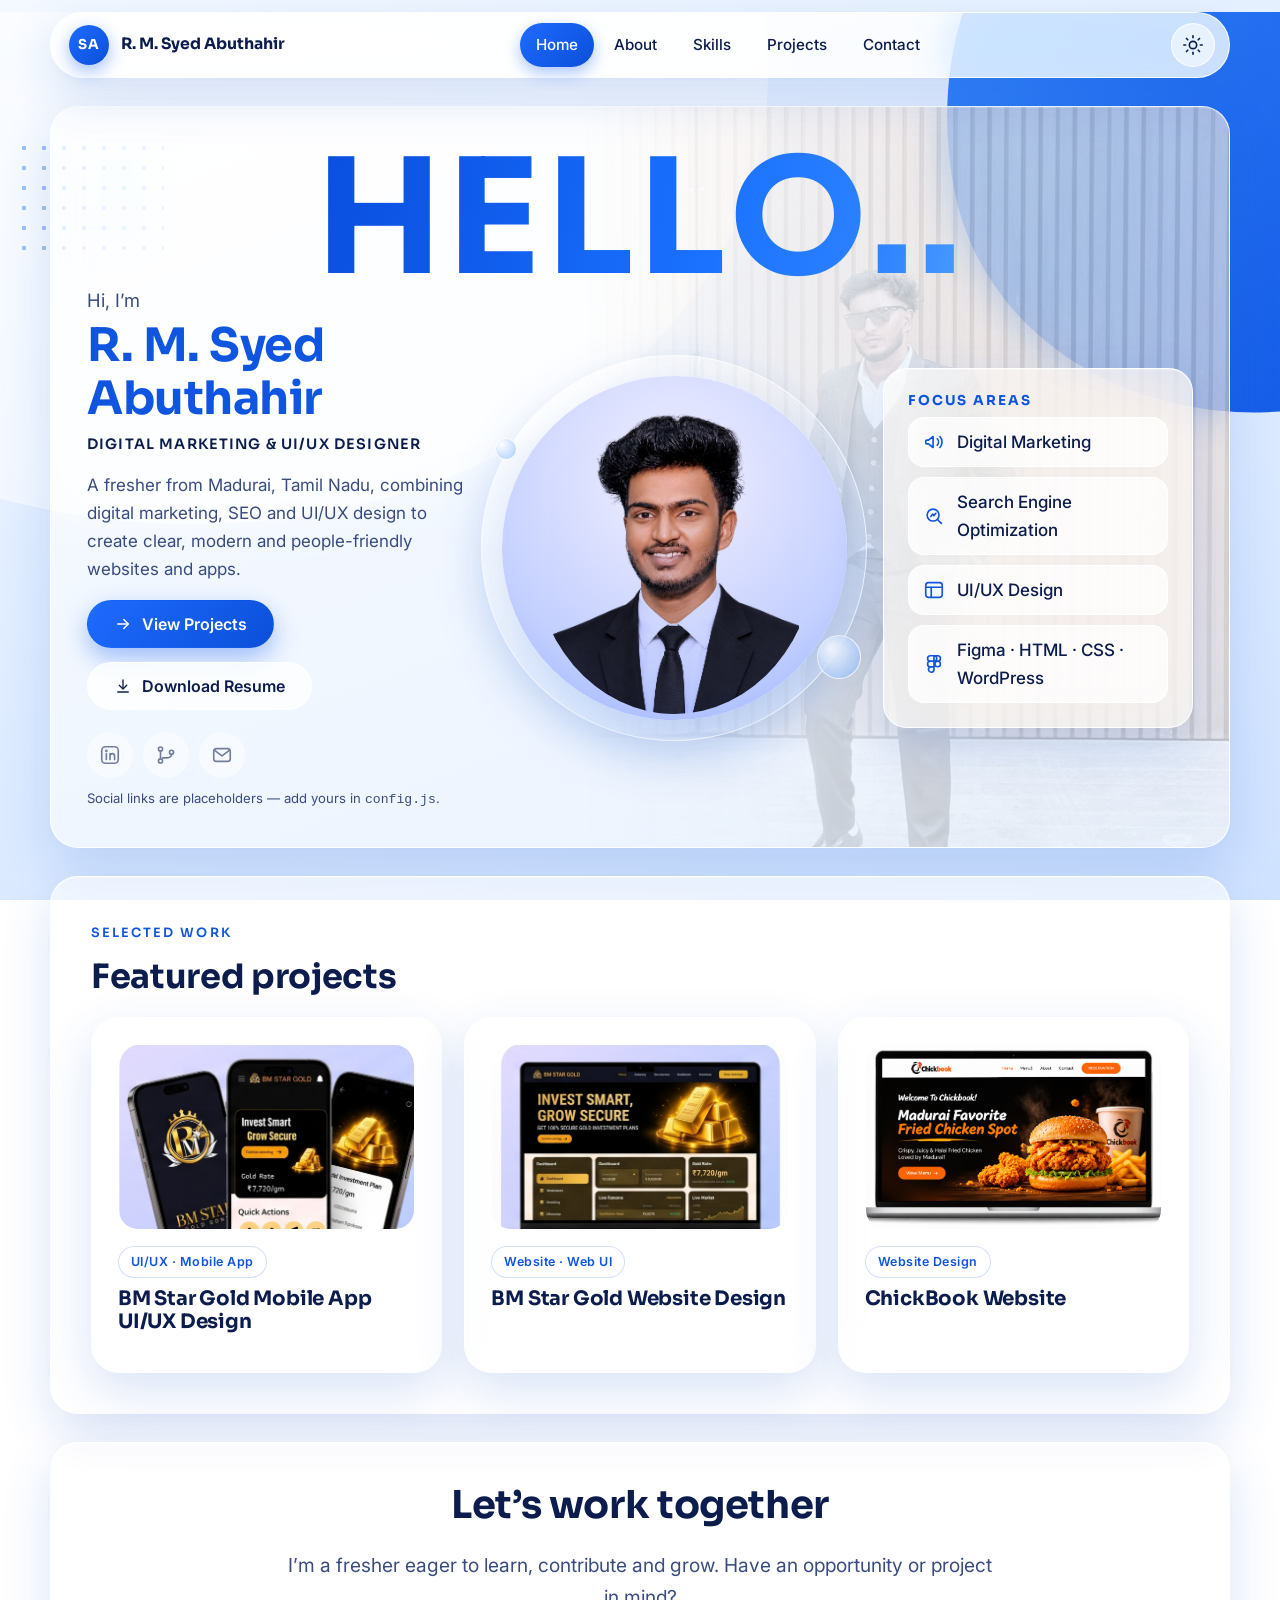
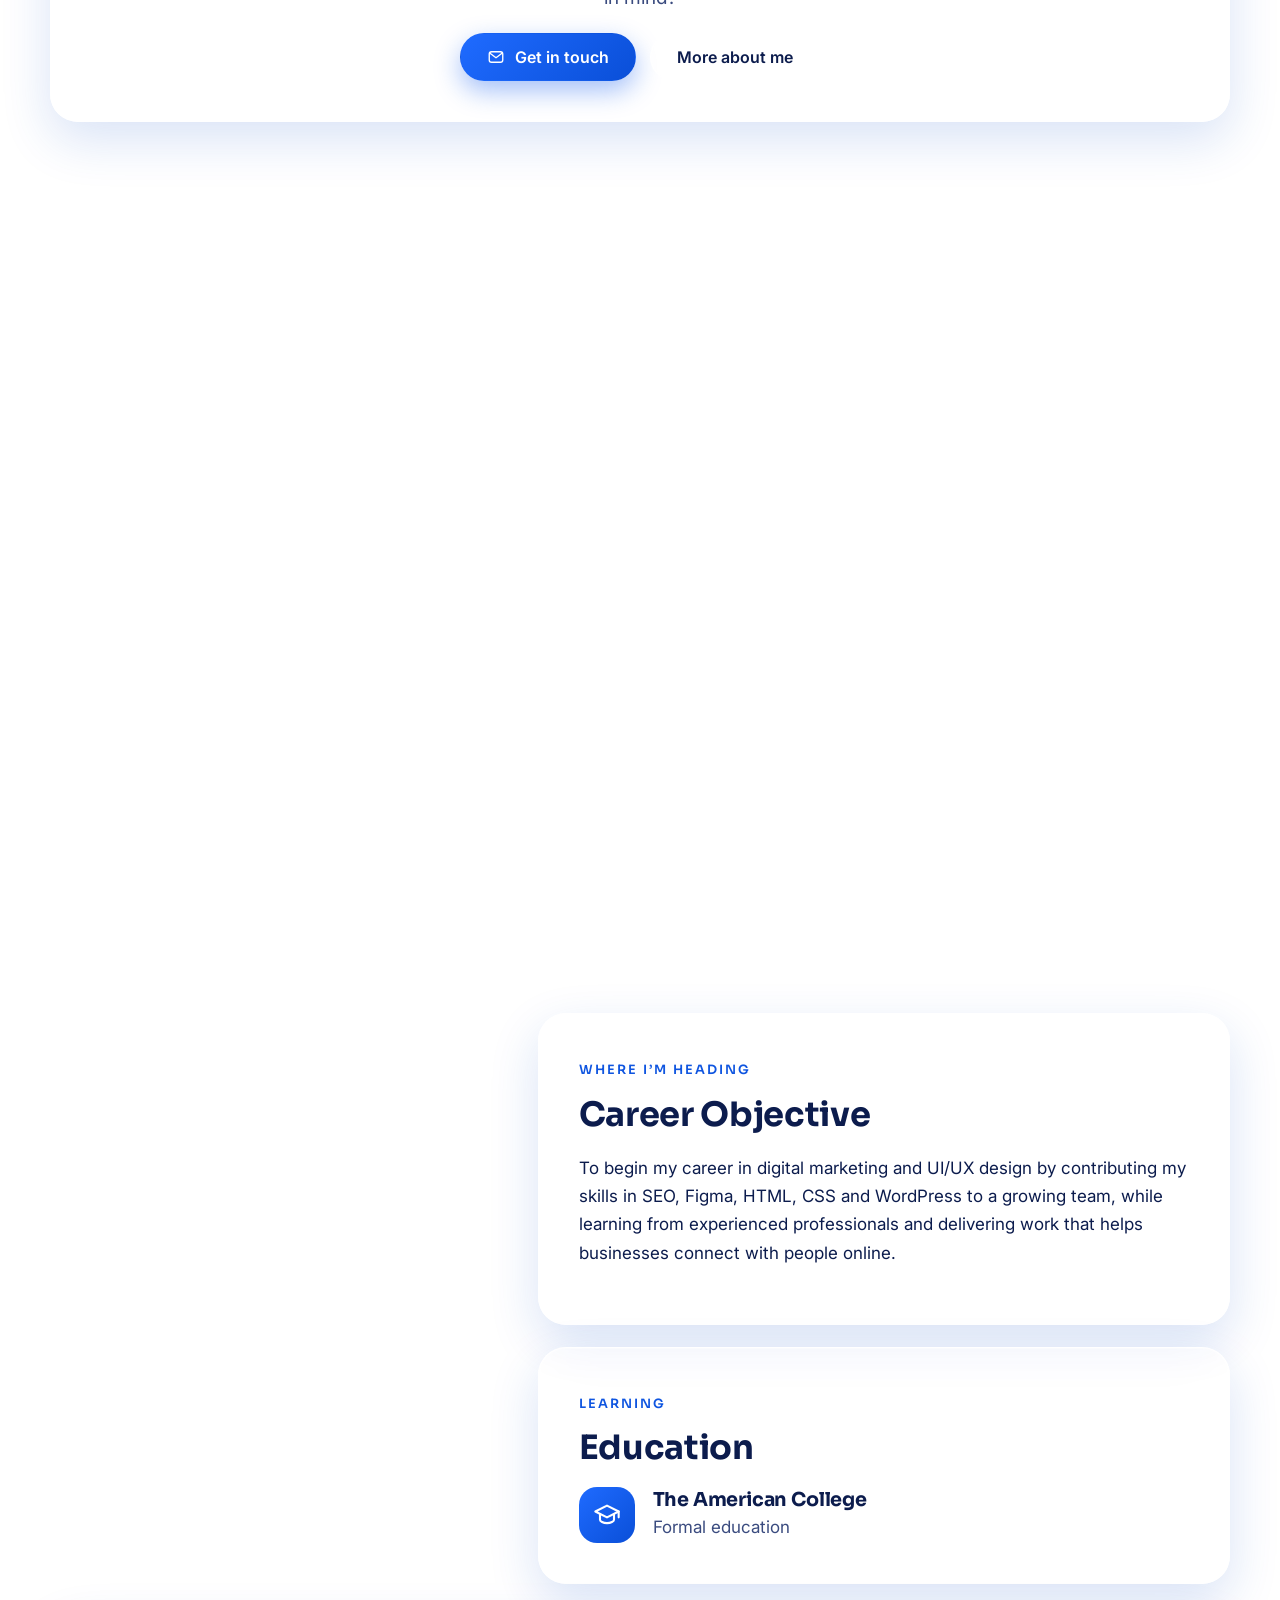
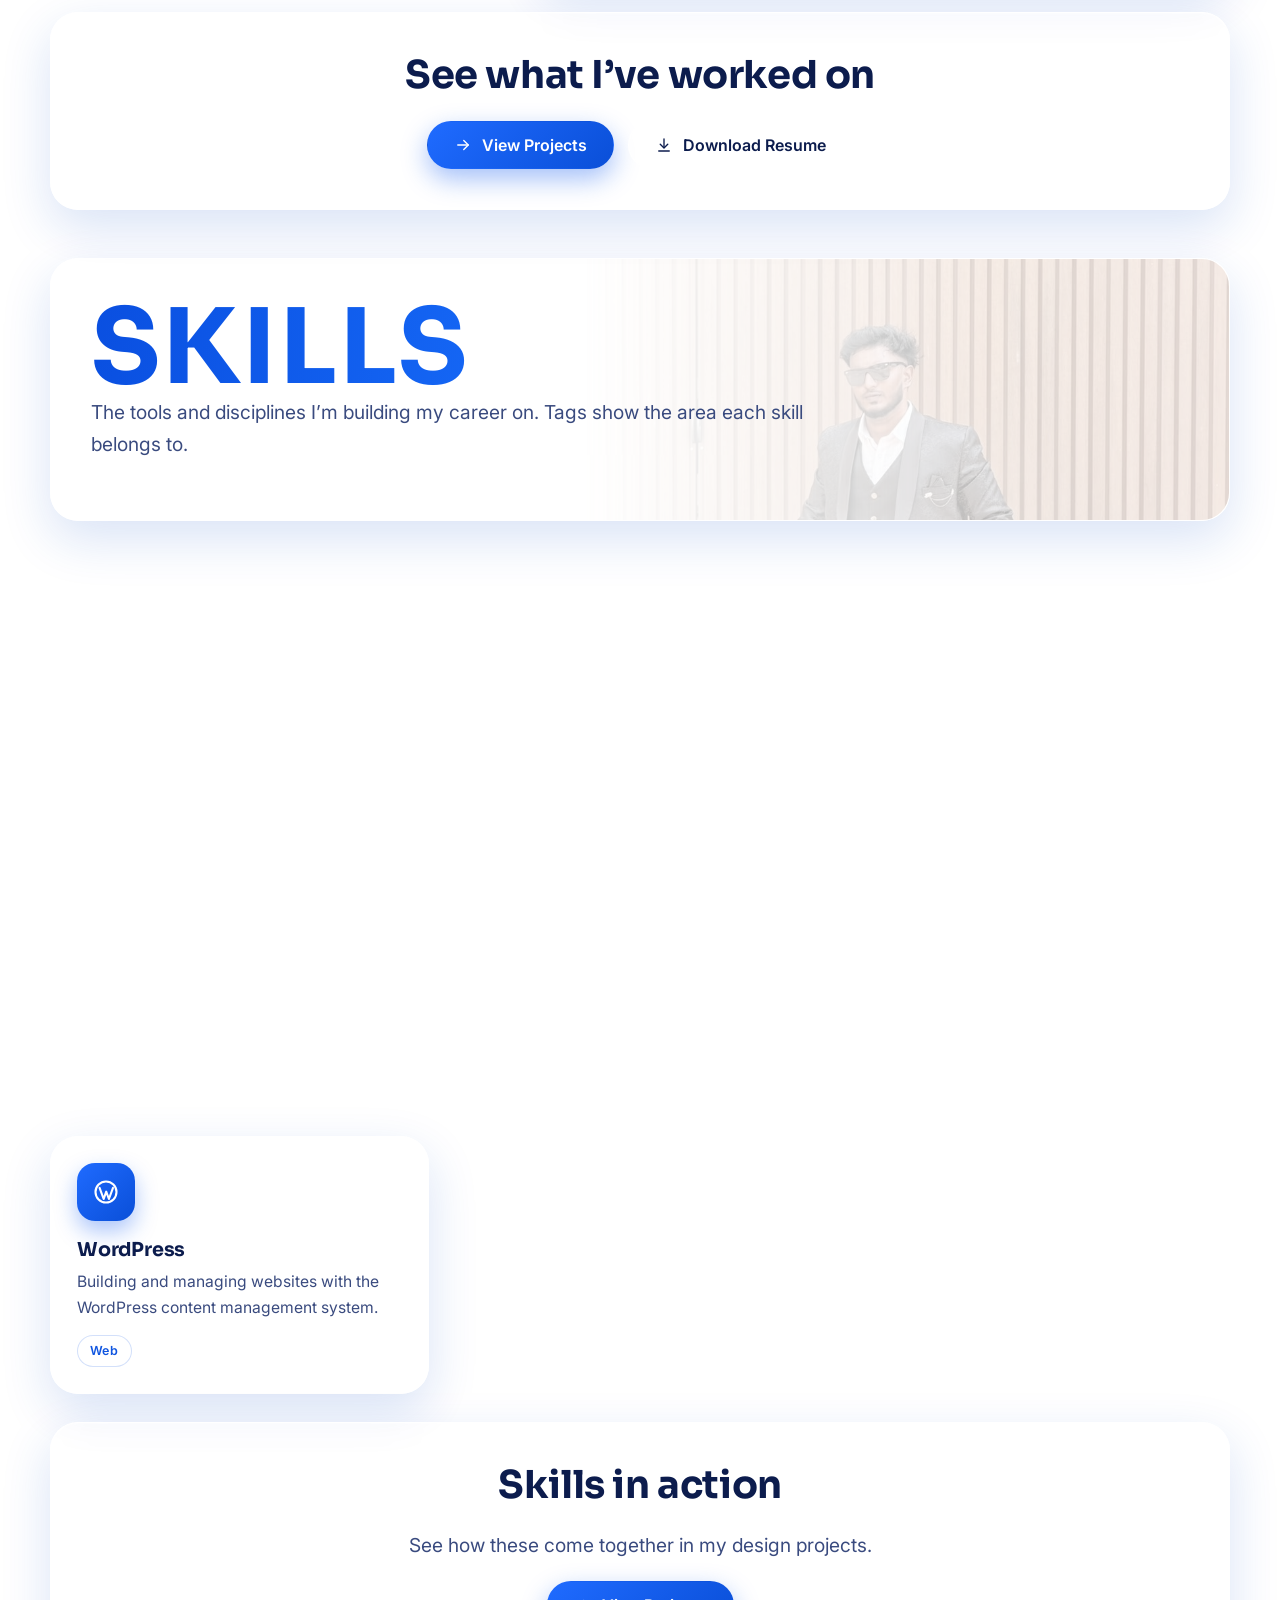
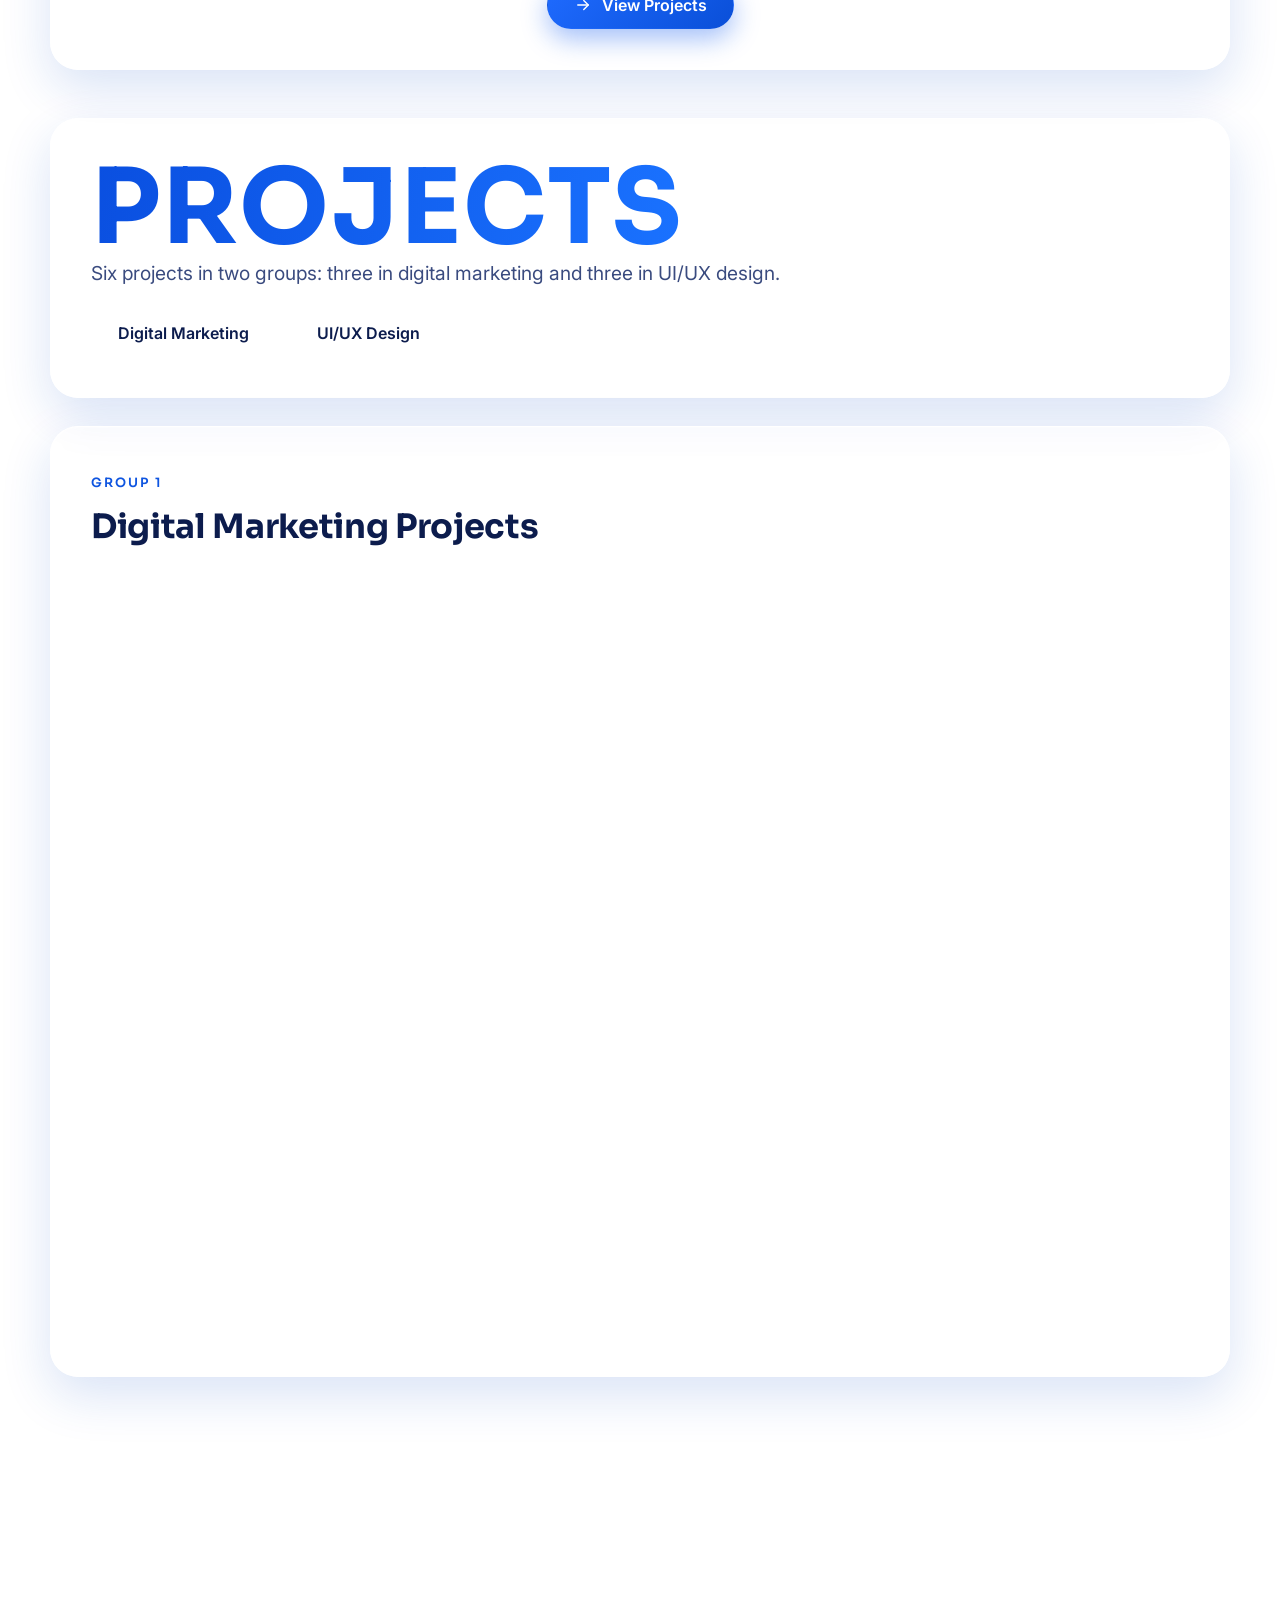
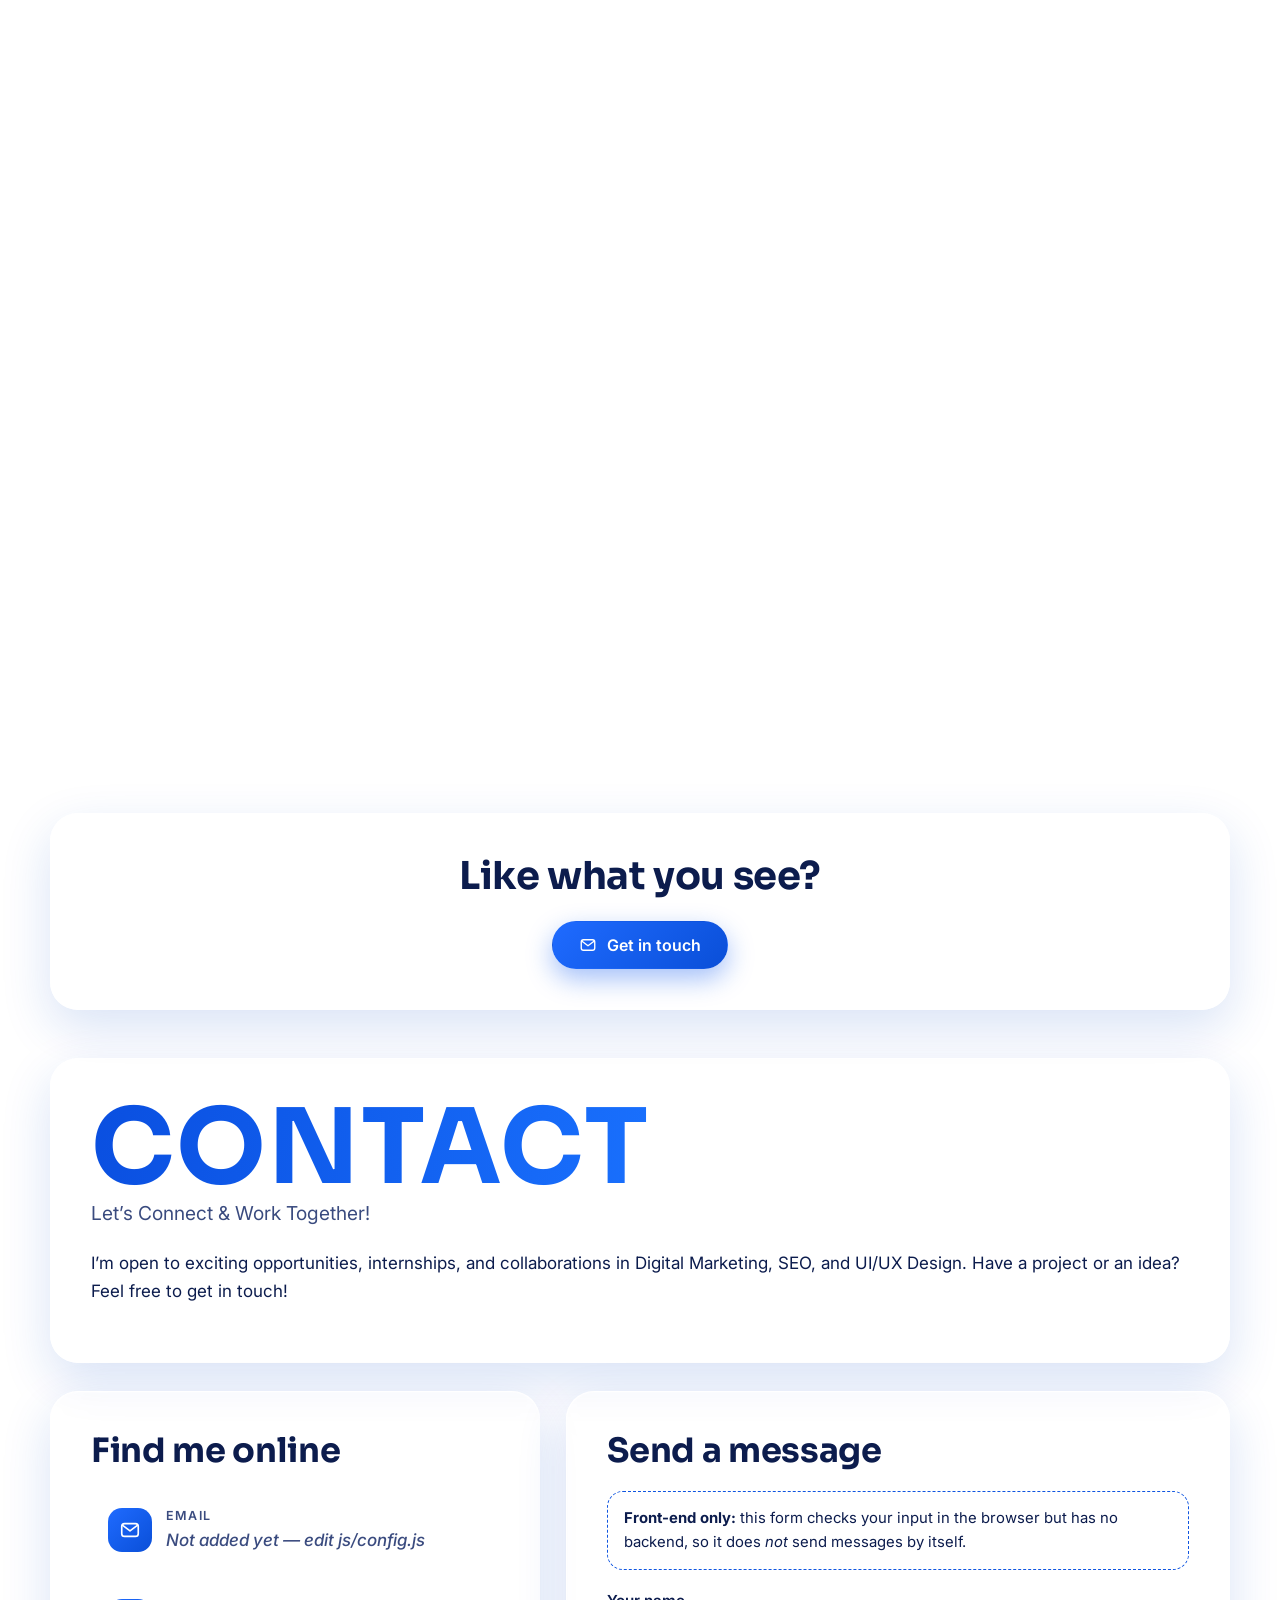
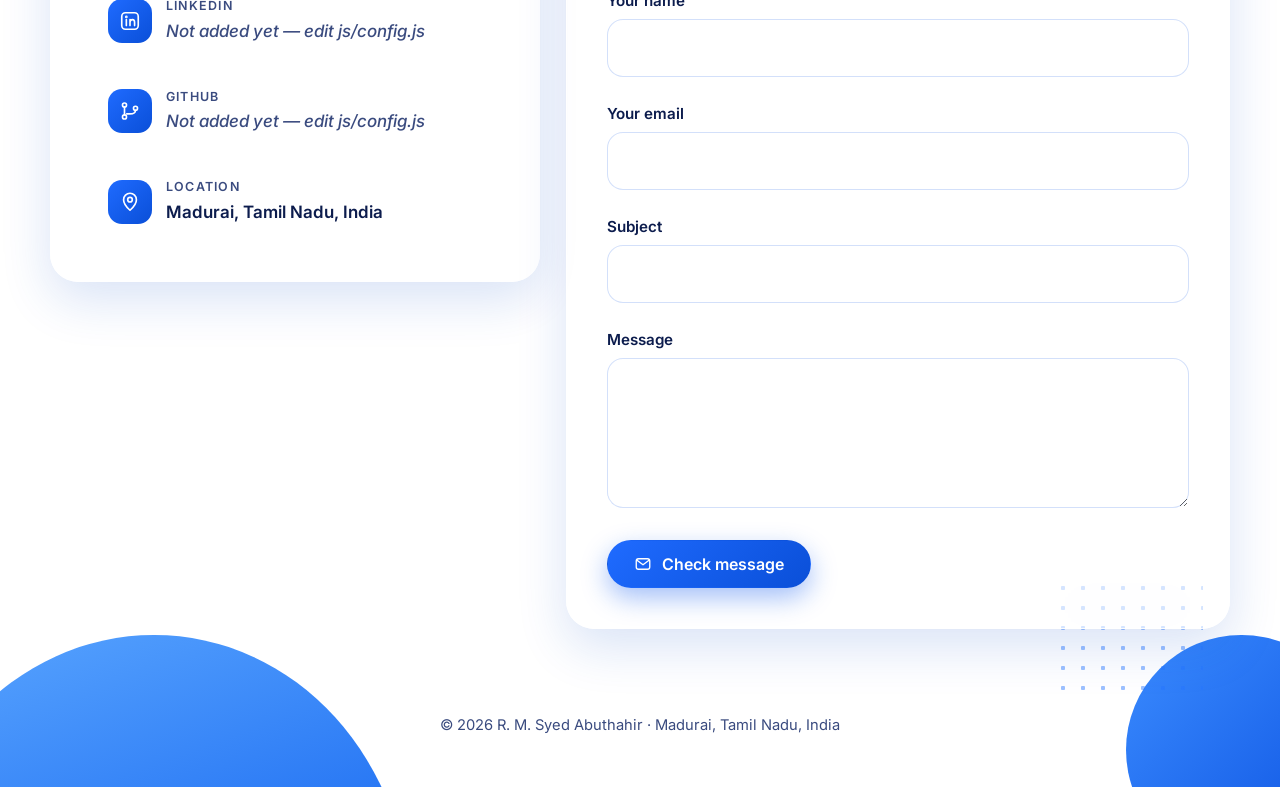
<file: index.html>
<!DOCTYPE html>
<html lang="en" data-theme="light">
<head>
  <meta charset="utf-8">
  <meta name="viewport" content="width=device-width, initial-scale=1">
  <title>R. M. Syed Abuthahir — Digital Marketing &amp; UI/UX Designer</title>
  <meta name="description" content="Single-page portfolio of R. M. Syed Abuthahir — fresher Digital Marketing and UI/UX Designer from Madurai, Tamil Nadu, India: about, skills, projects and contact.">
  <meta name="theme-color" content="#eef1ff">
  <link rel="icon" href="favicon.svg" type="image/svg+xml">
  <link rel="preconnect" href="https://fonts.googleapis.com">
  <link rel="preconnect" href="https://fonts.gstatic.com" crossorigin>
  <link href="https://fonts.googleapis.com/css2?family=Inter:wght@400;500;600&family=Sora:wght@600;700&display=swap" rel="stylesheet">
  <link rel="stylesheet" href="style.css">
  <script src="theme.js"></script>
</head>
<body data-page="home">
  <a class="skip-link" href="#main">Skip to content</a>
  <header id="site-header"></header>
  <noscript><p class="container">Sections: <a href="#home">Home</a> · <a href="#about">About</a> · <a href="#skills">Skills</a> · <a href="#projects">Projects</a> · <a href="#contact">Contact</a></p></noscript>

  <main id="main">
    <div class="container">

      <!-- ===== HOME ===== -->
      <div class="page-block" id="home">
      <section class="glass hero reveal" aria-labelledby="hero-title">
        <img class="hero-bg-photo" src="background-photo.jpg" alt="" aria-hidden="true">
        <h1 class="display hero-heading" id="hero-title" data-parallax>Hello..<span class="visually-hidden"> — portfolio of R. M. Syed Abuthahir</span></h1>

        <div class="hero-grid">
          <div class="hero-copy">
            <p class="hi">Hi, I’m</p>
            <h2>R. M. Syed Abuthahir</h2>
            <p class="role">Digital Marketing &amp; UI/UX Designer</p>
            <p class="intro">A fresher from Madurai, Tamil Nadu, combining digital marketing, SEO and UI/UX design to create clear, modern and people-friendly websites and apps.</p>
            <div class="btn-row">
              <a class="btn btn-primary" href="#projects"><span data-icon="arrow"></span>View Projects</a>
              <a class="btn btn-ghost" data-resume href="Syed-Abuthahir-Resume.pdf" download><span data-icon="download"></span>Download Resume</a>
            </div>
            <div class="socials" aria-label="Social links">
              <a class="social" data-social="linkedin" data-label="LinkedIn" data-icon="linkedin"><span class="visually-hidden">LinkedIn</span></a>
              <a class="social" data-social="github" data-label="GitHub" data-icon="github"><span class="visually-hidden">GitHub</span></a>
              <a class="social" data-social="email" data-label="Email" data-icon="mail"><span class="visually-hidden">Email</span></a>
              <p class="socials-note" data-social-note>Social links are placeholders — add yours in <code>config.js</code>.</p>
            </div>
          </div>

          <div class="bubble">
            <!-- REPLACE: swap this image for your profile photo (see README) -->
            <img src="profile.jpg" alt="Profile photo of R. M. Syed Abuthahir" width="400" height="500">
            <span class="orb a" aria-hidden="true"></span><span class="orb b" aria-hidden="true"></span>
          </div>

          <aside class="glass focus-card" aria-labelledby="focus-h">
            <h3 id="focus-h">Focus areas</h3>
            <ul class="focus-list">
              <li><span data-icon="marketing" class="icon"></span>Digital Marketing</li>
              <li><span data-icon="seo" class="icon"></span>Search Engine Optimization</li>
              <li><span data-icon="uiux" class="icon"></span>UI/UX Design</li>
              <li><span data-icon="figma" class="icon"></span>Figma · HTML · CSS · WordPress</li>
            </ul>
          </aside>
        </div>
      </section>

      <section class="reveal" aria-labelledby="feat-h">
        <div class="glass panel">
          <span class="eyebrow">Selected work</span>
          <h2 class="section-title" id="feat-h">Featured projects</h2>
          <div class="grid grid-3">
            <a class="mini-link glass card" href="#projects">
              <div class="project-media"><img src="project-bm-star-gold-app.jpg" alt="BM Star Gold mobile app UI/UX design — screens" loading="lazy"></div>
              <span class="chip">UI/UX · Mobile App</span>
              <h3 style="margin-top:10px">BM Star Gold Mobile App UI/UX Design</h3>
            </a>
            <a class="mini-link glass card" href="#projects">
              <div class="project-media"><img src="project-bm-star-gold-website.jpg" alt="BM Star Gold website design — screens" loading="lazy"></div>
              <span class="chip">Website · Web UI</span>
              <h3 style="margin-top:10px">BM Star Gold Website Design</h3>
            </a>
            <a class="mini-link glass card" href="#projects">
              <div class="project-media"><img src="IMG_8946.png" alt="ChickBook website — screens" loading="lazy"></div>
              <span class="chip">Website Design</span>
              <h3 style="margin-top:10px">ChickBook Website</h3>
            </a>
          </div>
        </div>
      </section>

      <section class="glass panel cta reveal" aria-labelledby="cta-home-h">
        <h2 id="cta-home-h">Let’s work together</h2>
        <p class="lead">I’m a fresher eager to learn, contribute and grow. Have an opportunity or project in mind?</p>
        <div class="btn-row"><a class="btn btn-primary" href="#contact"><span data-icon="mail"></span>Get in touch</a><a class="btn btn-ghost" href="#about">More about me</a></div>
      </section>

    
      </div>

      <!-- ===== ABOUT ===== -->
      <div class="page-block" id="about">
      <section class="glass panel reveal" aria-labelledby="about-title">
        <h2 class="display sm" id="about-title">About</h2>
      </section>

      <section class="about-grid">
        <div class="glass about-photo reveal">
          <!-- REPLACE: swap this image for your profile photo (see README) -->
          <img src="about-photo.jpg" alt="Photo of R. M. Syed Abuthahir" width="400" height="500">
        </div>

        <div class="grid">
          <article class="glass panel reveal" aria-labelledby="about-me">
            <span class="eyebrow">Hello</span>
            <h2 class="section-title" id="about-me">About Me</h2>
            <p>I’m R. M. Syed Abuthahir, a Digital Marketing &amp; UI/UX Designer from Madurai, Tamil Nadu, India. I’m at the start of my professional journey and I’m building my skills in digital marketing, search engine optimization and user-interface design.</p>
            <p>I enjoy turning ideas into clean, easy-to-use designs and I’m keen to keep learning from real projects and real teams.</p>
            <dl class="facts">
              <div class="fact"><dt>Name</dt><dd>R. M. Syed Abuthahir</dd></div>
              <div class="fact"><dt>Role</dt><dd>Digital Marketing &amp; UI/UX Designer</dd></div>
              <div class="fact"><dt>Location</dt><dd>Madurai, Tamil Nadu, India</dd></div>
              <div class="fact"><dt>Experience</dt><dd>Fresher</dd></div>
            </dl>
          </article>

          <article class="glass panel reveal" aria-labelledby="objective">
            <span class="eyebrow">Where I’m heading</span>
            <h2 class="section-title" id="objective">Career Objective</h2>
            <p>To begin my career in digital marketing and UI/UX design by contributing my skills in SEO, Figma, HTML, CSS and WordPress to a growing team, while learning from experienced professionals and delivering work that helps businesses connect with people online.</p>
          </article>

          <article class="glass panel reveal" aria-labelledby="edu">
            <span class="eyebrow">Learning</span>
            <h2 class="section-title" id="edu">Education</h2>
            <div class="edu-card">
              <span class="icon-wrap" data-icon="cap"></span>
              <div>
                <h3>The American College</h3>
                <!-- OPTIONAL: add your degree/course name and years here -->
                <p>Formal education</p>
              </div>
            </div>
          </article>
        </div>
      </section>

      <section class="glass panel cta reveal" aria-labelledby="cta-about-h">
        <h2 id="cta-about-h">See what I’ve worked on</h2>
        <div class="btn-row">
          <a class="btn btn-primary" href="#projects"><span data-icon="arrow"></span>View Projects</a>
          <a class="btn btn-ghost" data-	 href="Syed-Abuthahir-Resume.pdf" download><span data-icon="download"></span>Download Resume</a>
        </div>
      </section>
    
      </div>

      <!-- ===== SKILLS ===== -->
      <div class="page-block" id="skills">
      <section class="glass panel has-bg-photo reveal" aria-labelledby="skills-title">
      <img class="hero-bg-photo" src="background-photo.jpg" alt="" aria-hidden="true">
      <h2 class="display sm" id="skills-title">Skills</h2>
        <p class="lead">The tools and disciplines I’m building my career on. Tags show the area each skill belongs to.</p>
      </section>

      <!-- To add or remove a skill, copy/delete one <article class="skill-card ..."> block.
           Tags are simple labels (no proficiency percentages). -->
      <section class="grid grid-3" aria-label="Skill list">
        <article class="skill-card glass card reveal">
          <span class="icon-wrap" data-icon="marketing"></span>
          <h3>Digital Marketing</h3>
          <p>Promoting brands and businesses online to reach the right audience.</p>
          <span class="chip">Marketing</span>
        </article>
        <article class="skill-card glass card reveal">
          <span class="icon-wrap" data-icon="seo"></span>
          <h3>SEO</h3>
          <p>Search Engine Optimization — helping websites become easier to find in search results.</p>
          <span class="chip">Marketing</span>
        </article>
        <article class="skill-card glass card reveal">
          <span class="icon-wrap" data-icon="uiux"></span>
          <h3>UI/UX Design</h3>
          <p>Designing clear, usable and visually pleasing interfaces for apps and websites.</p>
          <span class="chip">Design</span>
        </article>
        <article class="skill-card glass card reveal">
          <span class="icon-wrap" data-icon="figma"></span>
          <h3>Figma</h3>
          <p>Interface design and prototyping tool used for app and website layouts.</p>
          <span class="chip">Design tool</span>
        </article>
        <article class="skill-card glass card reveal">
          <span class="icon-wrap" data-icon="html"></span>
          <h3>HTML</h3>
          <p>Structuring web pages with clean, semantic markup.</p>
          <span class="chip">Web</span>
        </article>
        <article class="skill-card glass card reveal">
          <span class="icon-wrap" data-icon="css"></span>
          <h3>CSS</h3>
          <p>Styling web pages and making layouts look good on different screens.</p>
          <span class="chip">Web</span>
        </article>
        <article class="skill-card glass card reveal">
          <span class="icon-wrap" data-icon="wordpress"></span>
          <h3>WordPress</h3>
          <p>Building and managing websites with the WordPress content management system.</p>
          <span class="chip">Web</span>
        </article>
      </section>

      <section class="glass panel cta reveal" aria-labelledby="cta-skills-h">
        <h2 id="cta-skills-h">Skills in action</h2>
        <p class="lead">See how these come together in my design projects.</p>
        <div class="btn-row"><a class="btn btn-primary" href="#projects"><span data-icon="arrow"></span>View Projects</a></div>
      </section>
    
      </div>

      <!-- ===== PROJECTS ===== -->
      <div class="page-block" id="projects">
      <section class="glass panel reveal" aria-labelledby="projects-title">
        <h2 class="display sm" id="projects-title">Projects</h2>
        <p class="lead">Six projects in two groups: three in digital marketing and three in UI/UX design.</p>
        <div class="btn-row"><a class="btn btn-ghost" href="#digital-marketing">Digital Marketing</a><a class="btn btn-ghost" href="#ui-ux">UI/UX Design</a></div>
      </section>

      <!-- TO REPLACE AN IMAGE: put your screenshot in  and change the img src below (or overwrite the file). -->
      <section class="reveal" id="digital-marketing" aria-labelledby="dm-h">
        <div class="glass panel">
          <span class="eyebrow">Group 1</span>
          <h2 class="section-title" id="dm-h">Digital Marketing Projects</h2>
          <div class="grid grid-3">
        <article class="project-card glass card reveal" data-project-card>
          <div class="project-media">
            <img src="project-dm-1.PNG" alt="ChickBook WordPress website and SEO project" loading="lazy" width="1200" height="750">
          </div>
          <div class="project-body">
            <span class="project-num">Word press</span>
            <div class="project-tags"><span class="chip">Digital Marketing</span></div>
            <h3>ChickBook – WordPress Website &amp; SEO</h3>
            <p>Developed a professional restaurant website for ChickBook using WordPress. Customized the website to showcase the brand, menu, and services. Implemented On-Page SEO techniques, including keyword optimization, meta titles, meta descriptions, and SEO-friendly content to improve search engine visibility.</p>
            <button class="btn btn-primary" type="button" data-project="dm-1" data-title="ChickBook – WordPress Website &amp; SEO"><span>View Project</span><span data-icon="arrow"></span></button>
          </div>
        </article>

        <article class="project-card glass card reveal" data-project-card>
          <div class="project-media">
            <img src="project-dm-2.PNG" alt="ChickBook AI-powered HTML template website project" loading="lazy" width="1200" height="750">
          </div>
          <div class="project-body">
            <span class="project-num">ChickBook – AI Website Creation</span>
            <div class="project-tags"><span class="chip">Digital Marketing</span></div>
            <h3>AI-Powered Website Development Using HTML Template</h3>
            <p>Created a modern restaurant website for ChickBook using a pre-designed HTML template with the help of AI tools. Customized the template with ChickBook branding, food images, website content, and responsive layouts. Used AI to enhance the website design and create an attractive online presence for the brand.</p>
            <button class="btn btn-primary" type="button" data-project="dm-2" data-title="AI-Powered Website Development Using HTML Template"><span>View Project</span><span data-icon="arrow"></span></button>
          </div>
        </article>

        <article class="project-card glass card reveal" data-project-card>
          <div class="project-media">
            <img src="project-dm-3.PNG" alt="ChickBook AI-generated videos and creative images project" loading="lazy" width="1200" height="750">
          </div>
          <div class="project-body">
            <span class="project-num">ChickBook – AI Creative Content Generation</span>
            <div class="project-tags"><span class="chip">Digital Marketing</span></div>
            <h3>AI Video Generation &amp; Image Creation for Brand Promotion</h3>
            <p>Created multiple AI-generated promotional videos and creative images for ChickBook, a fried chicken brand in Madurai. Used AI tools to generate engaging food visuals, promotional videos, product images, and social media creatives. Developed different creative concepts to enhance brand identity, attract customers, and improve social media engagement.</p>
            <button class="btn btn-primary" type="button" data-project="dm-3" data-title="AI Video Generation &amp; Image Creation for Brand Promotion"><span>View Project</span><span data-icon="arrow"></span></button>
          </div>
        </article>
          </div>
        </div>
      </section>

      <section class="reveal" id="ui-ux" aria-labelledby="ux-h">
        <div class="glass panel">
          <span class="eyebrow">Group 2</span>
          <h2 class="section-title" id="ux-h">UI/UX Design Projects</h2>
          <div class="grid grid-3">
        <article class="project-card glass card reveal" data-project-card>
          <div class="project-media">
            <img src="project-bm-star-gold-app.jpg" alt="BM Star Gold mobile app screens: splash logo, home with gold rate and quick actions, and investment plan" loading="lazy" width="1200" height="750">
          </div>
          <div class="project-body">
            <span class="project-num">BM Star Gold – Mobile App UI/UX Design</span>
            <div class="project-tags"><span class="chip">UI/UX Design</span><span class="chip">Mobile App Design</span></div>
            <h3>BM Star Gold Mobile App UI/UX Design</h3>
            <p>Designed a modern and user-friendly mobile application for BM Star Gold Bank using Figma. Created an intuitive user interface with a focus on smooth navigation, attractive layouts, and better user experience. Designed multiple mobile app screens, including Home, Gold Rate, Jewellery Collections, Product Details, and User Profile. Applied UI/UX design principles to create a clean, consistent, and visually appealing mobile app experience.</p>
            <button class="btn btn-primary" type="button" data-project="bm-star-gold-app" data-title="BM Star Gold Mobile App UI/UX Design"><span>View Project</span><span data-icon="arrow"></span></button>
          </div>
        </article>

        <article class="project-card glass card reveal" data-project-card>
          <div class="project-media">
            <img src="project-bm-star-gold-website.jpg" alt="BM Star Gold website design on a laptop: Invest Smart, Grow Secure hero and gold dashboard" loading="lazy" width="1200" height="750">
          </div>
          <div class="project-body">
            <span class="project-num">BM Star Gold Bank – Jewellery Website</span>
            <div class="project-tags"><span class="chip">Website Design</span><span class="chip">Web UI Design</span></div>
            <h3>Jewellery Website Development Using WordPress &amp; Pantheon</h3>
            <p>Designed and developed a professional jewellery website for BM Star Gold Bank using WordPress on the Pantheon platform. Customized a starter theme to create an elegant and user-friendly website that showcases gold jewellery collections, brand information, and product details. Focused on creating an attractive layout, smooth navigation, and a responsive website experience.</p>
            <button class="btn btn-primary" type="button" data-project="bm-star-gold-website" data-title="Jewellery Website Development Using WordPress &amp; Pantheon"><span>View Project</span><span data-icon="arrow"></span></button>
          </div>
        </article>

        <article class="project-card glass card reveal" data-project-card>
          <div class="project-media">
            <img src="project-portfolio.jpg" alt="Personal portfolio website built with HTML, CSS and JavaScript" loading="lazy" width="1200" height="750">
          </div>
          <div class="project-body">
            <span class="project-num">Personal Portfolio – Website Development</span>
            <div class="project-tags"><span class="chip">Website Design</span></div>
            <h3>Responsive Personal Portfolio Website Using HTML, CSS &amp; JavaScript</h3>
            <p>Designed and developed my personal portfolio website using HTML, CSS, and JavaScript to showcase my skills, projects, and professional profile. Created a modern and responsive user interface with smooth navigation, interactive elements, and an attractive layout. Included sections such as Home, About, Skills, Projects, and Contact to present my digital marketing and UI/UX design work</p>
            <button class="btn btn-primary" type="button" data-project="chickbook-website" data-title="Responsive Personal Portfolio Website"><span>View Project</span><span data-icon="arrow"></span></button>
          </div>
        </article>
          </div>
        </div>
      </section>

      <section class="glass panel cta reveal" aria-labelledby="cta-projects-h">
        <h2 id="cta-projects-h">Like what you see?</h2>
        <div class="btn-row"><a class="btn btn-primary" href="#contact"><span data-icon="mail"></span>Get in touch</a></div>
      </section>
    
      </div>

      <!-- ===== CONTACT ===== -->
      <div class="page-block" id="contact">
      <section class="glass panel reveal" aria-labelledby="contact-title">
        <h2 class="display sm" id="contact-title">Contact</h2>
        <p class="lead">Let’s Connect &amp; Work Together!</p>
        <p>I’m open to exciting opportunities, internships, and collaborations in Digital Marketing, SEO, and UI/UX Design. Have a project or an idea? Feel free to get in touch!</p>
      </section>

      <section class="contact-grid">
        <div class="glass panel reveal">
          <h2 class="section-title">Find me online</h2>
          <!-- These values come from config.js. Nothing is shown until you add it. -->
          <a class="contact-item" data-social="email" data-label="Email">
            <span class="icon-wrap" data-icon="mail"></span>
            <span><small>Email</small><span class="val">…</span></span>
          </a>
          <a class="contact-item" data-social="linkedin" data-label="LinkedIn">
            <span class="icon-wrap" data-icon="linkedin"></span>
            <span><small>LinkedIn</small><span class="val">…</span></span>
          </a>
          <a class="contact-item" data-social="github" data-label="GitHub">
            <span class="icon-wrap" data-icon="github"></span>
            <span><small>GitHub</small><span class="val">…</span></span>
          </a>
          <div class="contact-item" style="margin-bottom:0">
            <span class="icon-wrap" data-icon="pin"></span>
            <span><small>Location</small><span class="val">Madurai, Tamil Nadu, India</span></span>
          </div>
        </div>

        <div class="glass panel reveal">
          <h2 class="section-title">Send a message</h2>
          <p class="notice"><strong>Front-end only:</strong> this form checks your input in the browser but has no backend, so it does <em>not</em> send messages by itself.</p>
          <form id="contact-form" novalidate style="margin-top:18px">
            <div class="field">
              <label for="name">Your name</label>
              <input id="name" name="name" type="text" autocomplete="name" aria-describedby="err-name" aria-invalid="false" required>
              <p class="error" id="err-name" role="alert"></p>
            </div>
            <div class="field">
              <label for="email">Your email</label>
              <input id="email" name="email" type="email" autocomplete="email" aria-describedby="err-email" aria-invalid="false" required>
              <p class="error" id="err-email" role="alert"></p>
            </div>
            <div class="field">
              <label for="subject">Subject</label>
              <input id="subject" name="subject" type="text" aria-describedby="err-subject" aria-invalid="false" required>
              <p class="error" id="err-subject" role="alert"></p>
            </div>
            <div class="field">
              <label for="message">Message</label>
              <textarea id="message" name="message" aria-describedby="err-message" aria-invalid="false" required></textarea>
              <p class="error" id="err-message" role="alert"></p>
            </div>
            <div><button class="btn btn-primary" type="submit"><span data-icon="mail"></span>Check message</button></div>
            <div class="form-result" id="form-result" role="status" tabindex="-1" hidden></div>
          </form>
        </div>
      </section>
    
      </div>

    </div>
  </main>

  <dialog class="modal" id="project-dialog" aria-labelledby="d-title">
    <button class="icon-btn modal-close" type="button" data-close aria-label="Close project details"><svg viewBox="0 0 24 24" fill="none" stroke="currentColor" stroke-width="1.8" stroke-linecap="round" aria-hidden="true"><path d="m6 6 12 12M18 6 6 18"/></svg></button>
    <div class="modal-inner">
      <img data-d-img src="[data-uri]" alt="">
      <div class="project-tags" data-d-tags></div>
      <h2 id="d-title" data-d-title style="margin-top:10px"></h2>
      <p data-d-desc></p>
      <p class="modal-note">A full case-study or live link hasn’t been added yet. Add one in <code>js/config.js</code> and this button will open it directly.</p>
    </div>
  </dialog>

  <footer id="site-footer"></footer>
  <script src="config.js"></script>
  <script src="layout.js"></script>
  <script src="hero.js"></script>
  <script src="projects.js"></script>
  <script src="contact.js"></script>
</body>
</html>
</file>
<file: style.css>
/* ==========================================================
   Syed Abuthahir Portfolio — shared stylesheet
   Blue / lavender glassmorphism, light + dark themes.
   Edit colours in the two theme blocks below.
   ========================================================== */

:root,
:root[data-theme="light"] {
  color-scheme: light;
  --bg-1: #e3efff;
  --bg-2: #cfe2ff;
  --bg-3: #f4f9ff;
  --shape-a: linear-gradient(135deg, #3b8cff 0%, #0a4fe0 100%);
  --shape-b: linear-gradient(160deg, #5aa6ff 0%, #1565f0 100%);
  --shape-soft: rgba(255, 255, 255, 0.55);
  --dot: rgba(37, 117, 255, 0.45);
  --text: #0c1c4d;
  --muted: #3a4b7f;
  --accent: #0f55e0;
  --accent-2: #0a7bff;
  --on-accent: #ffffff;
  --glass: rgba(255, 255, 255, 0.58);
  --glass-strong: rgba(255, 255, 255, 0.78);
  --glass-border: rgba(255, 255, 255, 0.9);
  --line: rgba(15, 85, 224, 0.18);
  --shadow: 0 18px 50px rgba(20, 80, 200, 0.16);
  --shadow-hover: 0 24px 60px rgba(20, 80, 200, 0.26);
  --heading-grad: linear-gradient(100deg, #0a4fe0 0%, #1a72ff 55%, #4a9bff 100%);
  --focus: #0a3fb8;
  --danger: #b3261e;
  --ok: #17693a;
}

:root[data-theme="dark"] {
  color-scheme: dark;
  --bg-1: #071a47;
  --bg-2: #0b2a6e;
  --bg-3: #051236;
  --shape-a: linear-gradient(135deg, #1b5fe0 0%, #0a2f9a 100%);
  --shape-b: linear-gradient(160deg, #2a78f0 0%, #0c3fb8 100%);
  --shape-soft: rgba(120, 170, 255, 0.10);
  --dot: rgba(140, 186, 255, 0.45);
  --text: #eef0ff;
  --muted: #b9bfee;
  --accent: #8cbaff;
  --accent-2: #5aa2ff;
  --on-accent: #ffffff;
  --glass: rgba(255, 255, 255, 0.07);
  --glass-strong: rgba(255, 255, 255, 0.12);
  --glass-border: rgba(255, 255, 255, 0.18);
  --line: rgba(140, 186, 255, 0.24);
  --shadow: 0 18px 50px rgba(0, 0, 20, 0.45);
  --shadow-hover: 0 24px 60px rgba(0, 0, 30, 0.6);
  --heading-grad: linear-gradient(100deg, #7fb2ff 0%, #4a9bff 55%, #2f86ff 100%);
  --focus: #cfe2ff;
  --danger: #ff9d96;
  --ok: #86e0a8;
}

/* ---------- Base ---------- */
*, *::before, *::after { box-sizing: border-box; }
html { scroll-behavior: smooth; -webkit-text-size-adjust: 100%; }
body {
  margin: 0;
  min-height: 100vh;
  font-family: "Inter", system-ui, -apple-system, "Segoe UI", Roboto, sans-serif;
  font-size: 1.0625rem;
  line-height: 1.65;
  color: var(--text);
  background: linear-gradient(160deg, var(--bg-3), var(--bg-1) 40%, var(--bg-2));
  background-attachment: fixed;
  overflow-x: hidden;
  animation: page-in 0.55s ease both;
  transition: background-color 0.3s ease, color 0.3s ease;
}
body.is-leaving { animation: page-out 0.22s ease forwards; }
@keyframes page-in { from { opacity: 0; transform: translateY(10px); } to { opacity: 1; transform: none; } }
@keyframes page-out { to { opacity: 0; transform: translateY(-6px); } }

h1, h2, h3, h4 {
  font-family: "Sora", "Inter", system-ui, sans-serif;
  line-height: 1.15;
  margin: 0 0 0.6em;
  letter-spacing: -0.01em;
}
p { margin: 0 0 1em; }
img, svg { max-width: 100%; display: block; }
a { color: var(--accent); text-underline-offset: 3px; }
a:hover { color: var(--accent-2); }

:focus-visible {
  outline: 3px solid var(--focus);
  outline-offset: 3px;
  border-radius: 10px;
}

.visually-hidden {
  position: absolute !important;
  width: 1px; height: 1px;
  overflow: hidden;
  clip: rect(0 0 0 0);
  white-space: nowrap;
}

.skip-link {
  position: fixed; left: 16px; top: -80px;
  background: var(--accent); color: var(--on-accent);
  padding: 10px 16px; border-radius: 10px; z-index: 200;
  text-decoration: none; font-weight: 600;
}
.skip-link:focus { top: 14px; }

/* ---------- Background: soft blue gradient + flowing shapes + dot grids ---------- */
.bg { position: fixed; inset: 0; z-index: -1; overflow: hidden; pointer-events: none; }
.bg .shape { position: absolute; display: block; }
/* big pale swoosh behind the content */
.bg .s0 { width: 90vw; height: 70vw; left: -30vw; top: -30vw; border-radius: 50%; background: var(--shape-soft); }
/* top-right deep-blue wave */
.bg .s1 { width: 42vw; height: 46vw; right: -16vw; top: -14vw; border-radius: 46% 54% 40% 60% / 52% 44% 56% 48%;
  background: var(--shape-a); transform: rotate(-12deg); animation: sway 18s ease-in-out infinite alternate; }
/* bottom-left half circle */
.bg .s2 { width: 40vw; height: 22vw; left: -8vw; bottom: -10vw; border-radius: 50% 50% 0 0 / 100% 100% 0 0;
  background: var(--shape-b); animation: sway 22s ease-in-out infinite alternate-reverse; }
/* bottom-right corner circle */
.bg .s3 { width: 18vw; height: 18vw; right: -6vw; bottom: -6vw; border-radius: 50%; background: var(--shape-a); }
/* dot grids */
.bg .dots { width: 150px; height: 120px; background-image: radial-gradient(var(--dot) 2px, transparent 2.5px); background-size: 20px 20px; }
.bg .d1 { left: 14px; top: 14vh; }
.bg .d2 { right: 6vw; bottom: 10vh; }
@keyframes sway { to { transform: translate(14px, -10px) rotate(-8deg); } }
@media (max-width: 640px) { .bg .s1 { width: 70vw; height: 76vw; } .bg .s2 { width: 70vw; height: 36vw; } .bg .dots { opacity: .6; } }

/* ---------- Layout ---------- */
.container { width: min(1180px, 100% - 32px); margin-inline: auto; }
main { padding-bottom: 56px; }
section { margin-top: 28px; }

.glass {
  background: var(--glass);
  border: 1px solid var(--glass-border);
  border-radius: 28px;
  box-shadow: var(--shadow), inset 0 1px 0 rgba(255, 255, 255, 0.35);
  -webkit-backdrop-filter: blur(22px) saturate(1.4);
  backdrop-filter: blur(22px) saturate(1.4);
}
.panel { padding: clamp(22px, 3.2vw, 40px); }

.eyebrow {
  display: inline-block;
  font-family: "Sora", sans-serif;
  font-size: 0.8rem; font-weight: 600;
  letter-spacing: 0.16em; text-transform: uppercase;
  color: var(--accent);
  margin-bottom: 14px;
}
.section-title { font-size: clamp(1.5rem, 3vw, 2.1rem); }
.lead { font-size: clamp(1.05rem, 1.6vw, 1.2rem); color: var(--muted); max-width: 60ch; }

/* ---------- Header / navigation ---------- */
.site-header { position: sticky; top: 12px; z-index: 100; margin-top: 12px; }
.nav {
  display: flex; align-items: center; justify-content: space-between; gap: 16px;
  padding: 10px 14px 10px 18px;
  border-radius: 999px;
  background: var(--glass-strong);
  border: 1px solid var(--glass-border);
  box-shadow: var(--shadow);
  -webkit-backdrop-filter: blur(22px) saturate(1.5);
  backdrop-filter: blur(22px) saturate(1.5);
}
.brand { display: flex; align-items: center; gap: 12px; color: var(--text); text-decoration: none; font-family: "Sora", sans-serif; font-weight: 700; }
.brand:hover { color: var(--text); }
.brand-mark {
  width: 40px; height: 40px; border-radius: 50%;
  display: grid; place-items: center;
  font-size: 0.85rem; letter-spacing: 0.04em;
  color: var(--on-accent);
  background: linear-gradient(135deg, #1f6bff, #0a4fd8);
  box-shadow: 0 6px 18px rgba(15, 90, 240, 0.4);
}
.brand-name { font-size: 0.98rem; white-space: nowrap; }

.nav-links { display: flex; align-items: center; gap: 4px; list-style: none; margin: 0; padding: 0; }
.nav-links a {
  display: block; padding: 9px 16px; border-radius: 999px;
  color: var(--text); text-decoration: none; font-weight: 500; font-size: 0.95rem;
  transition: background 0.2s ease, color 0.2s ease, transform 0.2s ease;
}
.nav-links a:hover { background: var(--line); color: var(--text); transform: translateY(-1px); }
.nav-links a[aria-current="page"] {
  background: linear-gradient(135deg, #1f6bff, #0a4fd8);
  color: var(--on-accent);
  box-shadow: 0 6px 16px rgba(15, 90, 240, 0.35);
}

.nav-actions { display: flex; align-items: center; gap: 8px; }
.icon-btn {
  width: 44px; height: 44px; border-radius: 50%;
  display: grid; place-items: center;
  background: var(--glass); border: 1px solid var(--glass-border);
  color: var(--text); cursor: pointer;
  transition: transform 0.25s ease, background 0.2s ease;
}
.icon-btn:hover { transform: translateY(-2px) rotate(8deg); background: var(--glass-strong); }
.icon-btn svg { width: 22px; height: 22px; }
.theme-toggle .i-moon { display: none; }
:root[data-theme="dark"] .theme-toggle .i-sun { display: none; }
:root[data-theme="dark"] .theme-toggle .i-moon { display: block; }
.menu-toggle { display: none; }

/* ---------- Buttons ---------- */
.btn {
  display: inline-flex; align-items: center; justify-content: center; gap: 10px;
  padding: 13px 26px; min-height: 48px;
  border-radius: 999px; border: 1px solid transparent;
  font: 600 1rem "Inter", sans-serif; text-decoration: none; cursor: pointer;
  transition: transform 0.22s ease, box-shadow 0.22s ease, background 0.22s ease;
}
.btn svg { width: 18px; height: 18px; }
.btn-primary {
  color: var(--on-accent);
  background: linear-gradient(135deg, #1f6bff, #0a4fd8);
  box-shadow: 0 10px 26px rgba(15, 90, 240, 0.38);
}
.btn-primary:hover { color: var(--on-accent); transform: translateY(-3px); box-shadow: 0 16px 34px rgba(15, 90, 240, 0.5); }
.btn-ghost { color: var(--text); background: var(--glass-strong); border-color: var(--glass-border); }
.btn-ghost:hover { color: var(--text); transform: translateY(-3px); box-shadow: var(--shadow); }
.btn[aria-disabled="true"] { opacity: 0.6; cursor: not-allowed; }
.btn[aria-disabled="true"]:hover { transform: none; box-shadow: none; }
.btn-row { display: flex; flex-wrap: wrap; gap: 14px; margin-top: 8px; }

/* ---------- Big display heading ---------- */
.display {
  font-family: "Sora", sans-serif; font-weight: 700;
  font-size: clamp(2.6rem, 12.5vw, 10.5rem);
  line-height: 0.95; letter-spacing: 0.02em; text-transform: uppercase;
  margin: 0; text-align: center;
  background: var(--heading-grad);
  -webkit-background-clip: text; background-clip: text;
  -webkit-text-fill-color: transparent; color: transparent;
}
/* Home heading: fade-in + slide-up on load, then subtle scroll parallax.
   Parallax uses the separate `translate` property so it never fights the entrance animation. */
.display.hero-heading {
  opacity: 0;
  animation: heading-in 0.9s cubic-bezier(0.22, 1, 0.36, 1) 0.15s forwards;
  translate: 0 var(--parallax-y, 0px);
  will-change: translate, opacity;
}
@keyframes heading-in {
  from { opacity: 0; transform: translateY(48px); }
  to   { opacity: 1; transform: translateY(0); }
}
/* HELLO letters: staggered entrance + hover lift (applied by js/hero.js) */
.hero-heading.is-split { opacity: 1; animation: none; background: none; -webkit-text-fill-color: initial; }
.hero-heading .ch {
  display: inline-block;
  background: var(--heading-grad);
  background-size: calc(var(--n) * 100%) 100%;
  background-position: calc(var(--i) * 100% / (var(--n) - 1)) 0;
  -webkit-background-clip: text; background-clip: text;
  -webkit-text-fill-color: transparent; color: transparent;
  opacity: 0;
  animation: heading-in 0.85s cubic-bezier(0.22, 1, 0.36, 1) calc(0.12s + var(--i) * 0.08s) forwards;
  transition: translate 0.35s cubic-bezier(0.22, 1, 0.36, 1), scale 0.35s cubic-bezier(0.22, 1, 0.36, 1), filter 0.35s ease;
  cursor: default;
}
.hero-heading .ch:hover {
  translate: 0 -14px; scale: 1.07;
  filter: drop-shadow(0 12px 14px rgba(15, 90, 240, 0.35));
}

.display.sm { font-size: clamp(2.4rem, 9vw, 6.5rem); text-align: left; }

/* ---------- Hero (home) ---------- */
.hero { position: relative; padding: clamp(18px, 3vw, 36px); overflow: hidden; }
.hero-grid {
  display: grid; grid-template-columns: 1.1fr 1fr 0.9fr; gap: clamp(16px, 3vw, 36px);
  align-items: center; margin-top: clamp(-10px, -1vw, 0px);
}
.hero-copy .hi { color: var(--muted); font-size: 1.15rem; margin-bottom: 4px; }
.hero-copy h2 { font-size: clamp(1.9rem, 3.6vw, 2.9rem); color: var(--accent); margin-bottom: 8px; }
.hero-copy .role { font-family: "Sora", sans-serif; font-weight: 600; letter-spacing: 0.08em; text-transform: uppercase; font-size: 0.9rem; margin-bottom: 14px; }
.hero-copy .intro { color: var(--muted); max-width: 44ch; }

.bubble { position: relative; width: min(100%, 380px); aspect-ratio: 1; margin-inline: auto; }
.bubble::before {
  content: ""; position: absolute; inset: -6%; border-radius: 50%;
  background: radial-gradient(circle at 30% 25%, rgba(255,255,255,0.75), rgba(255,255,255,0.12) 45%, rgba(60,130,255,0.25) 100%);
  border: 1px solid var(--glass-border);
  box-shadow: inset 0 0 40px rgba(255,255,255,0.35), var(--shadow);
  animation: float 7s ease-in-out infinite;
}
.bubble { isolation: isolate; }
/* Gradient disc that sits BEHIND the photo */
.bubble::after {
  content: ""; position: absolute; inset: 0; border-radius: 50%; z-index: 0;
  background: radial-gradient(circle at 50% 30%, #f4f1ff 0%, #c4d0ff 65%, #96b0ff 100%);
}
.bubble img {
  position: relative; z-index: 1; display: block; width: 100%; height: 100%; border-radius: 50%;
  aspect-ratio: 1 / 1;
  object-fit: contain;
  object-position: var(--photo-position, 50% 100%);
  padding: var(--photo-padding, 7% 7% 0);
  background: transparent;
  /* multiply = the photo's WHITE background becomes see-through,
     so the person appears to stand on the gradient behind. */
  mix-blend-mode: multiply;
  border: 6px solid var(--glass-border);
  box-shadow: var(--shadow);
}
.bubble .orb {
  position: absolute; border-radius: 50%;
  background: radial-gradient(circle at 30% 30%, #fff, rgba(90,160,255,0.5));
  border: 1px solid var(--glass-border); animation: float 6s ease-in-out infinite;
}
.bubble .orb.a { width: 44px; height: 44px; right: -4%; bottom: 12%; }
.bubble .orb.b { width: 22px; height: 22px; left: -2%; top: 18%; animation-delay: -2s; }
@keyframes float { 0%,100% { transform: translateY(0); } 50% { transform: translateY(-12px); } }

.focus-card { padding: 24px; border-radius: 24px; }
.focus-card h3 { font-size: 0.85rem; letter-spacing: 0.14em; text-transform: uppercase; color: var(--accent); }
.focus-list { list-style: none; margin: 0; padding: 0; display: grid; gap: 10px; }
.focus-list li {
  display: flex; align-items: center; gap: 12px; padding: 10px 14px;
  border-radius: 16px; background: var(--glass-strong); border: 1px solid var(--glass-border);
  font-weight: 500;
}
.focus-list .icon { width: 22px; height: 22px; color: var(--accent); flex: none; }

.socials { display: flex; gap: 10px; margin-top: 22px; flex-wrap: wrap; }
.social {
  width: 46px; height: 46px; border-radius: 50%;
  display: grid; place-items: center;
  background: var(--glass-strong); border: 1px solid var(--glass-border);
  color: var(--text); text-decoration: none;
  transition: transform 0.22s ease, box-shadow 0.22s ease, background 0.2s ease;
}
.social svg { width: 22px; height: 22px; }
.social:hover { transform: translateY(-3px); box-shadow: var(--shadow); color: var(--accent); }
.social.is-placeholder { opacity: 0.55; cursor: not-allowed; border-style: dashed; }
.social.is-placeholder:hover { transform: none; box-shadow: none; color: var(--text); }
.socials-note { width: 100%; margin: 0; font-size: 0.82rem; color: var(--muted); }

/* ---------- Cards / grids ---------- */
.grid { display: grid; gap: 22px; }
.grid-3 { grid-template-columns: repeat(3, 1fr); }
.grid-2 { grid-template-columns: repeat(2, 1fr); }

.card { padding: 26px; transition: transform 0.28s ease, box-shadow 0.28s ease; }
.card:hover { transform: translateY(-6px); box-shadow: var(--shadow-hover); }

.chip {
  display: inline-block; padding: 5px 12px; border-radius: 999px;
  font-size: 0.78rem; font-weight: 600; letter-spacing: 0.04em;
  color: var(--accent); background: var(--glass-strong); border: 1px solid var(--line);
}

/* Skills */
.skill-card .icon-wrap {
  width: 58px; height: 58px; border-radius: 18px; display: grid; place-items: center;
  margin-bottom: 18px; color: var(--on-accent);
  background: linear-gradient(135deg, #1f6bff, #0a4fd8);
  box-shadow: 0 10px 22px rgba(15, 90, 240, 0.35);
}
.skill-card .icon-wrap svg { width: 28px; height: 28px; }
.skill-card h3 { font-size: 1.2rem; margin-bottom: 8px; }
.skill-card p { color: var(--muted); font-size: 0.98rem; margin-bottom: 14px; }

/* Projects */
.project-card { padding: 0; overflow: hidden; display: flex; flex-direction: column; }
.project-media {
  aspect-ratio: 16 / 10; overflow: hidden; margin: 12px 12px 0; border-radius: 20px;
  background: var(--glass-strong); border: 1px solid var(--glass-border);
}
.project-media img { width: 100%; height: 100%; object-fit: cover; transition: transform 0.5s ease; }
.project-card:hover .project-media img { transform: scale(1.05); }
.project-body { padding: 22px 24px 26px; display: flex; flex-direction: column; gap: 6px; flex: 1; }
.project-num { font-family: "Sora", sans-serif; font-size: 0.82rem; color: var(--muted); letter-spacing: 0.12em; }
.project-body h3 { font-size: 1.3rem; margin: 4px 0; }
.project-body p { color: var(--muted); font-size: 0.98rem; margin-bottom: 14px; }
.project-body .btn { margin-top: auto; align-self: flex-start; }
.project-tags { display: flex; flex-wrap: wrap; gap: 8px; margin-bottom: 4px; }

/* Home featured mini cards */
.mini-link { display: block; text-decoration: none; color: var(--text); }
.mini-link:hover { color: var(--text); }
.mini-link .project-media { margin: 0 0 16px; }

/* Stat/facts */
.facts { display: grid; grid-template-columns: repeat(2, 1fr); gap: 14px; }
.fact { padding: 16px 18px; border-radius: 18px; background: var(--glass-strong); border: 1px solid var(--glass-border); }
.fact dt { font-size: 0.78rem; letter-spacing: 0.12em; text-transform: uppercase; color: var(--muted); font-weight: 600; }
.fact dd { margin: 4px 0 0; font-weight: 600; font-size: 1.02rem; }

/* About */
.about-grid { display: grid; grid-template-columns: 0.8fr 1.2fr; gap: 26px; align-items: start; }
.about-photo { padding: 18px; }
.about-photo img { border-radius: 20px; width: 100%; aspect-ratio: 4 / 5; object-fit: cover; object-position: var(--photo-position, 50% 18%); }
.edu-card { display: flex; gap: 18px; align-items: center; }
.edu-card .icon-wrap {
  flex: none; width: 56px; height: 56px; border-radius: 18px; display: grid; place-items: center;
  color: var(--on-accent); background: linear-gradient(135deg, #1f6bff, #0a4fd8);
}
.edu-card .icon-wrap svg { width: 28px; height: 28px; }
.edu-card h3 { margin: 0 0 2px; font-size: 1.2rem; }
.edu-card p { margin: 0; color: var(--muted); }

/* CTA */
.cta { text-align: center; }
.cta h2 { font-size: clamp(1.6rem, 3.4vw, 2.4rem); }
.cta .lead { margin-inline: auto; }
.cta .btn-row { justify-content: center; }

/* ---------- Contact ---------- */
.contact-grid { display: grid; grid-template-columns: 0.85fr 1.15fr; gap: 26px; align-items: start; }
.contact-item { display: flex; gap: 14px; align-items: center; padding: 14px 16px; border-radius: 18px; background: var(--glass-strong); border: 1px solid var(--glass-border); margin-bottom: 12px; color: var(--text); text-decoration: none; }
a.contact-item:hover { transform: translateY(-2px); box-shadow: var(--shadow); color: var(--text); }
.contact-item .icon-wrap { width: 44px; height: 44px; border-radius: 14px; display: grid; place-items: center; flex: none; color: var(--on-accent); background: linear-gradient(135deg, #1f6bff, #0a4fd8); }
.contact-item .icon-wrap svg { width: 22px; height: 22px; }
.contact-item small { display: block; color: var(--muted); font-size: 0.78rem; letter-spacing: 0.1em; text-transform: uppercase; font-weight: 600; }
.contact-item span.val { font-weight: 600; overflow-wrap: anywhere; }
.contact-item.is-placeholder .val { color: var(--muted); font-weight: 500; font-style: italic; }

.notice {
  padding: 14px 16px; border-radius: 16px; font-size: 0.93rem;
  background: var(--glass-strong); border: 1px dashed var(--accent); color: var(--text);
}
form { display: grid; gap: 18px; }
.field label { display: block; font-weight: 600; margin-bottom: 6px; font-size: 0.95rem; }
.field input, .field textarea {
  width: 100%; padding: 14px 16px; border-radius: 16px;
  border: 1.5px solid var(--line); background: var(--glass-strong); color: var(--text);
  font: inherit; transition: border-color 0.2s ease, box-shadow 0.2s ease;
}
.field textarea { min-height: 150px; resize: vertical; }
.field input::placeholder, .field textarea::placeholder { color: var(--muted); opacity: 0.8; }
.field input:focus, .field textarea:focus { outline: none; border-color: var(--accent); box-shadow: 0 0 0 4px var(--line); }
.field [aria-invalid="true"] { border-color: var(--danger); }
.field .error { color: var(--danger); font-size: 0.88rem; font-weight: 600; margin: 6px 0 0; min-height: 0; }
.form-result { padding: 16px 18px; border-radius: 16px; border: 1px solid var(--ok); background: var(--glass-strong); color: var(--text); }
.form-result[hidden] { display: none; }

/* ---------- Dialog ---------- */
dialog.modal {
  border: 1px solid var(--glass-border); border-radius: 28px; padding: 0;
  width: min(720px, 100% - 28px); max-height: 90vh; overflow: auto;
  background: var(--bg-1); color: var(--text); box-shadow: var(--shadow-hover);
}
dialog.modal::backdrop { background: rgba(10, 12, 50, 0.55); -webkit-backdrop-filter: blur(6px); backdrop-filter: blur(6px); }
.modal-inner { padding: 22px; }
.modal-inner img { border-radius: 18px; width: 100%; margin-bottom: 18px; }
.modal-close { position: absolute; right: 14px; top: 14px; z-index: 2; }
.modal-note { font-size: 0.9rem; color: var(--muted); border-top: 1px solid var(--line); padding-top: 14px; margin: 18px 0 0; }

/* ---------- Footer ---------- */
.site-footer { padding: 28px 0 36px; text-align: center; color: var(--muted); font-size: 0.92rem; }
.site-footer a { color: var(--muted); }

/* ---------- Scroll reveal ---------- */
.reveal { opacity: 0; transform: translateY(22px); transition: opacity 0.7s ease, transform 0.7s ease; }
.reveal.in { opacity: 1; transform: none; }
html:not(.js) .reveal { opacity: 1; transform: none; }

/* ---------- Responsive ---------- */
@media (max-width: 980px) {
  .hero-grid { grid-template-columns: 1fr 1fr; }
  .hero-grid .focus-card { grid-column: 1 / -1; }
  .grid-3 { grid-template-columns: repeat(2, 1fr); }
  .about-grid, .contact-grid { grid-template-columns: 1fr; }
  .about-photo { max-width: 360px; }
}
@media (max-width: 820px) {
  .menu-toggle { display: grid; }
  .nav { border-radius: 28px; flex-wrap: wrap; }
  .nav-links {
    order: 3; width: 100%; flex-direction: column; align-items: stretch;
    display: none; padding: 8px 0 6px;
  }
  .nav-links.open { display: flex; }
  .nav-links a { padding: 13px 18px; }
  .brand-name { display: none; }
}
@media (max-width: 640px) {
  body { font-size: 1rem; }
  .hero-grid { grid-template-columns: 1fr; text-align: center; }
  .hero-copy .intro { margin-inline: auto; }
  .hero-copy .btn-row, .socials { justify-content: center; }
  .bubble { width: min(78%, 300px); order: -1; margin-block: 28px 18px; }
  .grid-3, .grid-2, .facts { grid-template-columns: 1fr; }
  .display.sm { text-align: center; }
  .btn { width: 100%; }
  .project-body .btn { align-self: stretch; }
  .edu-card { flex-direction: column; text-align: center; }
}

@media (prefers-reduced-motion: reduce) {
  *, *::before, *::after { animation: none !important; transition: none !important; scroll-behavior: auto !important; }
  .reveal { opacity: 1; transform: none; }
  .display.hero-heading { opacity: 1; translate: none; }
  .hero-heading .ch { opacity: 1; }
}

/* Background photo inside the hero (behind all content) */
.hero, .has-bg-photo { position: relative; isolation: isolate; }
.has-bg-photo { overflow: hidden; }
.hero-bg-photo {
  position: absolute; right: 0; bottom: 0; z-index: -1;
  width: 55%; height: 100%;
  object-fit: cover; object-position: center 20%;
  opacity: 0.28; filter: saturate(0.55);
  -webkit-mask-image: linear-gradient(to left, #000 35%, transparent 100%);
          mask-image: linear-gradient(to left, #000 35%, transparent 100%);
  pointer-events: none;
}
:root[data-theme="dark"] .hero-bg-photo { opacity: 0.34; }
@media (max-width: 640px) { .hero-bg-photo { width: 100%; opacity: 0.16; } }
@media (prefers-reduced-motion: reduce) { .hero-bg-photo { transition: none; } }

/* Single-page layout: offset anchor jumps below the sticky header */
.page-block { scroll-margin-top: 96px; }
.page-block + .page-block { margin-top: 48px; }
</file>
